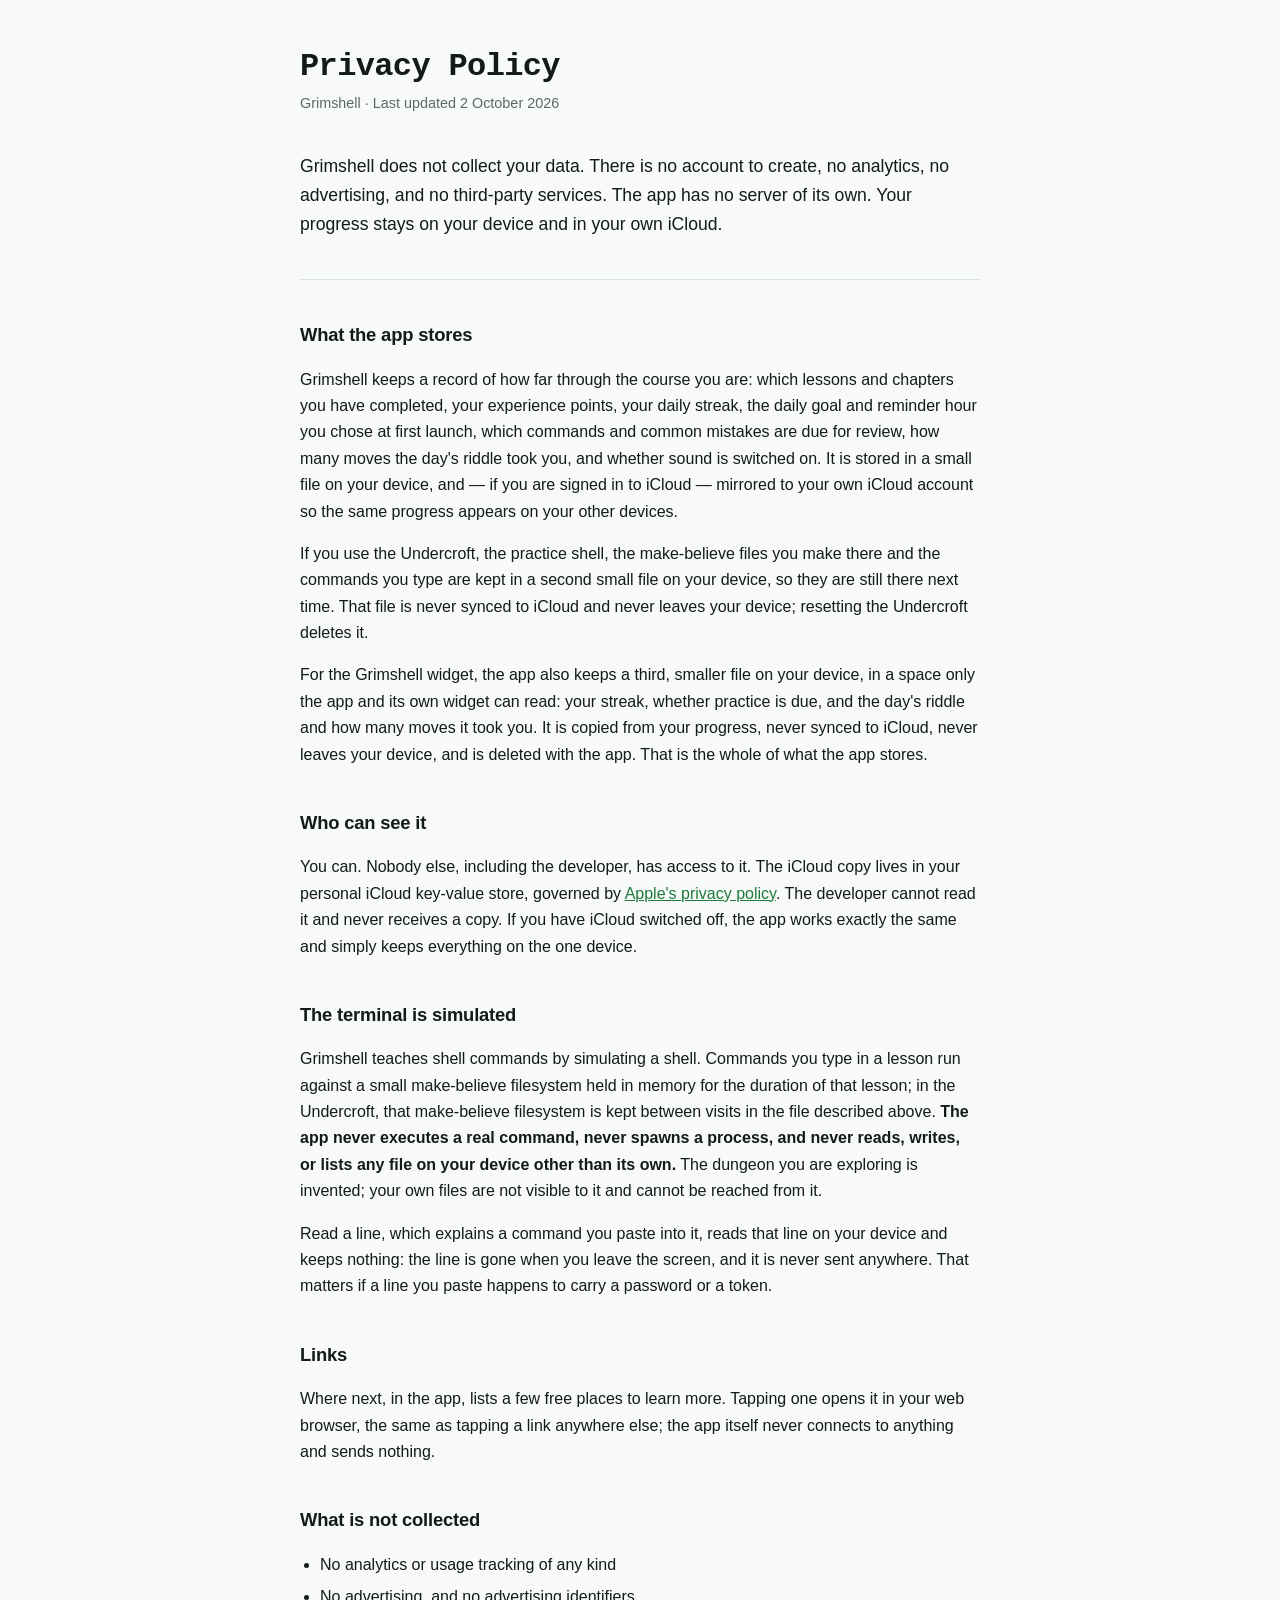
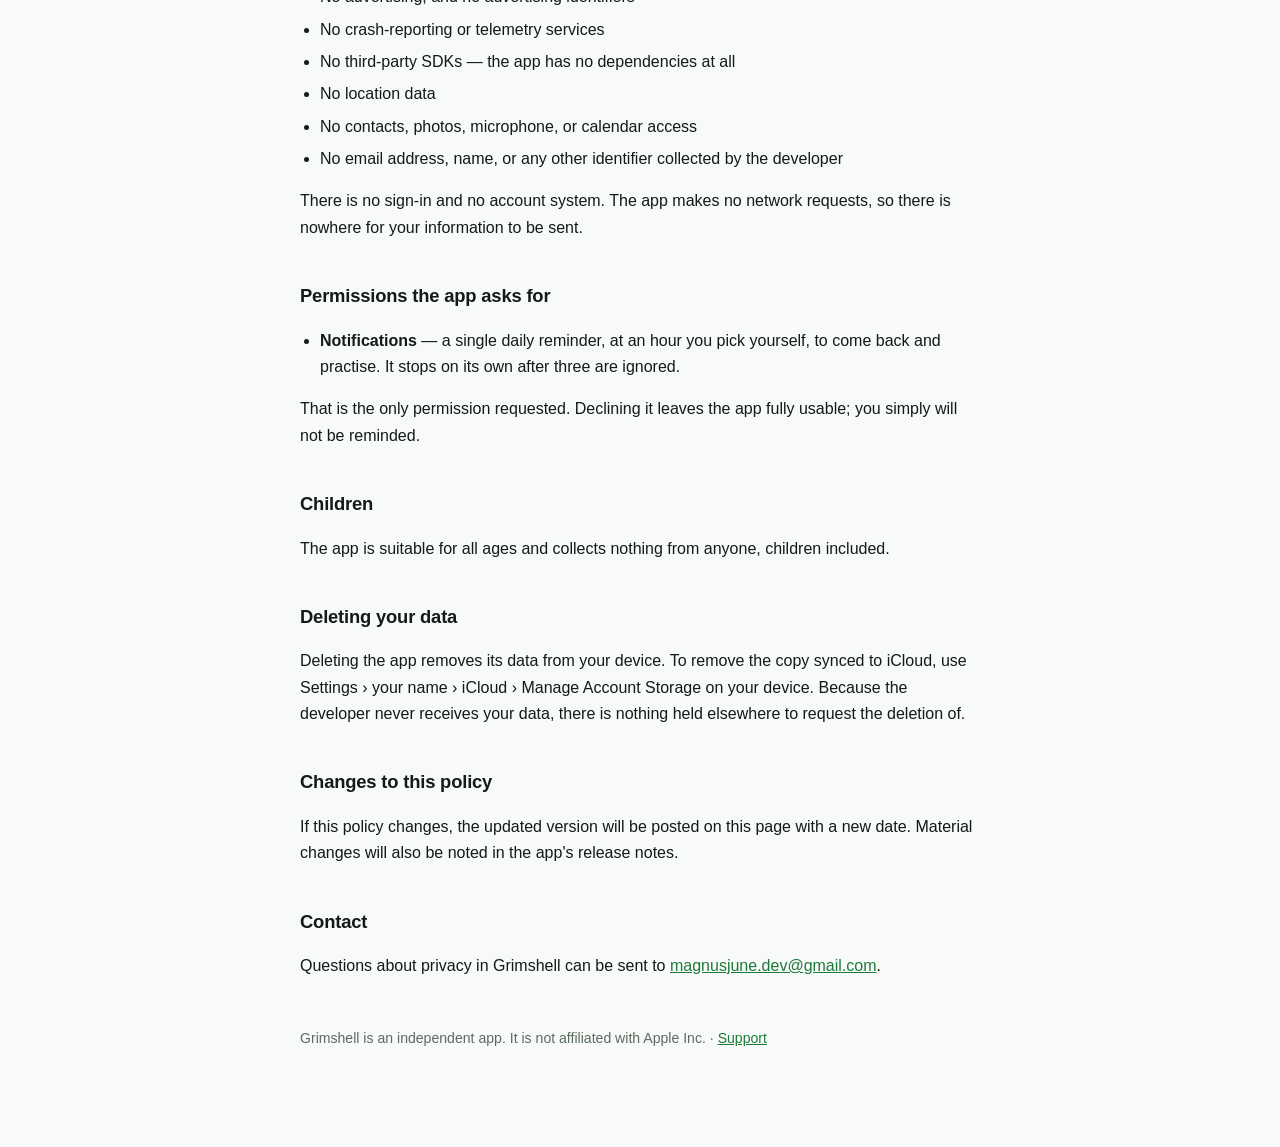
<file: index.html>
<!DOCTYPE html>
<meta charset="utf-8">
<meta name="viewport" content="width=device-width, initial-scale=1">
<title>Privacy Policy — Grimshell</title>
<link rel="stylesheet" href="style.css">

<main>
  <h1>Privacy Policy</h1>
  <p class="updated">Grimshell &middot; Last updated 2 October 2026</p>

  <p class="lede">Grimshell does not collect your data. There is no account to create, no analytics, no advertising, and no third-party services. The app has no server of its own. Your progress stays on your device and in your own iCloud.</p>

  <hr>

  <h2>What the app stores</h2>
  <p>Grimshell keeps a record of how far through the course you are: which lessons and chapters you have completed, your experience points, your daily streak, the daily goal and reminder hour you chose at first launch, which commands and common mistakes are due for review, how many moves the day's riddle took you, and whether sound is switched on. It is stored in a small file on your device, and &mdash; if you are signed in to iCloud &mdash; mirrored to your own iCloud account so the same progress appears on your other devices.</p>
  <p>If you use the Undercroft, the practice shell, the make-believe files you make there and the commands you type are kept in a second small file on your device, so they are still there next time. That file is never synced to iCloud and never leaves your device; resetting the Undercroft deletes it.</p>
  <p>For the Grimshell widget, the app also keeps a third, smaller file on your device, in a space only the app and its own widget can read: your streak, whether practice is due, and the day's riddle and how many moves it took you. It is copied from your progress, never synced to iCloud, never leaves your device, and is deleted with the app. That is the whole of what the app stores.</p>

  <h2>Who can see it</h2>
  <p>You can. Nobody else, including the developer, has access to it. The iCloud copy lives in your personal iCloud key-value store, governed by <a href="https://www.apple.com/legal/privacy/">Apple's privacy policy</a>. The developer cannot read it and never receives a copy. If you have iCloud switched off, the app works exactly the same and simply keeps everything on the one device.</p>

  <h2>The terminal is simulated</h2>
  <p>Grimshell teaches shell commands by simulating a shell. Commands you type in a lesson run against a small make-believe filesystem held in memory for the duration of that lesson; in the Undercroft, that make-believe filesystem is kept between visits in the file described above. <strong>The app never executes a real command, never spawns a process, and never reads, writes, or lists any file on your device other than its own.</strong> The dungeon you are exploring is invented; your own files are not visible to it and cannot be reached from it.</p>
  <p>Read a line, which explains a command you paste into it, reads that line on your device and keeps nothing: the line is gone when you leave the screen, and it is never sent anywhere. That matters if a line you paste happens to carry a password or a token.</p>

  <h2>Links</h2>
  <p>Where next, in the app, lists a few free places to learn more. Tapping one opens it in your web browser, the same as tapping a link anywhere else; the app itself never connects to anything and sends nothing.</p>

  <h2>What is not collected</h2>
  <ul>
    <li>No analytics or usage tracking of any kind</li>
    <li>No advertising, and no advertising identifiers</li>
    <li>No crash-reporting or telemetry services</li>
    <li>No third-party SDKs &mdash; the app has no dependencies at all</li>
    <li>No location data</li>
    <li>No contacts, photos, microphone, or calendar access</li>
    <li>No email address, name, or any other identifier collected by the developer</li>
  </ul>
  <p>There is no sign-in and no account system. The app makes no network requests, so there is nowhere for your information to be sent.</p>

  <h2>Permissions the app asks for</h2>
  <ul>
    <li><strong>Notifications</strong> &mdash; a single daily reminder, at an hour you pick yourself, to come back and practise. It stops on its own after three are ignored.</li>
  </ul>
  <p>That is the only permission requested. Declining it leaves the app fully usable; you simply will not be reminded.</p>

  <h2>Children</h2>
  <p>The app is suitable for all ages and collects nothing from anyone, children included.</p>

  <h2>Deleting your data</h2>
  <p>Deleting the app removes its data from your device. To remove the copy synced to iCloud, use Settings &rsaquo; your name &rsaquo; iCloud &rsaquo; Manage Account Storage on your device. Because the developer never receives your data, there is nothing held elsewhere to request the deletion of.</p>

  <h2>Changes to this policy</h2>
  <p>If this policy changes, the updated version will be posted on this page with a new date. Material changes will also be noted in the app's release notes.</p>

  <h2>Contact</h2>
  <p>Questions about privacy in Grimshell can be sent to <a href="mailto:magnusjune.dev@gmail.com">magnusjune.dev@gmail.com</a>.</p>

  <footer>Grimshell is an independent app. It is not affiliated with Apple Inc. &middot; <a href="./support.html">Support</a></footer>
</main>
</file>
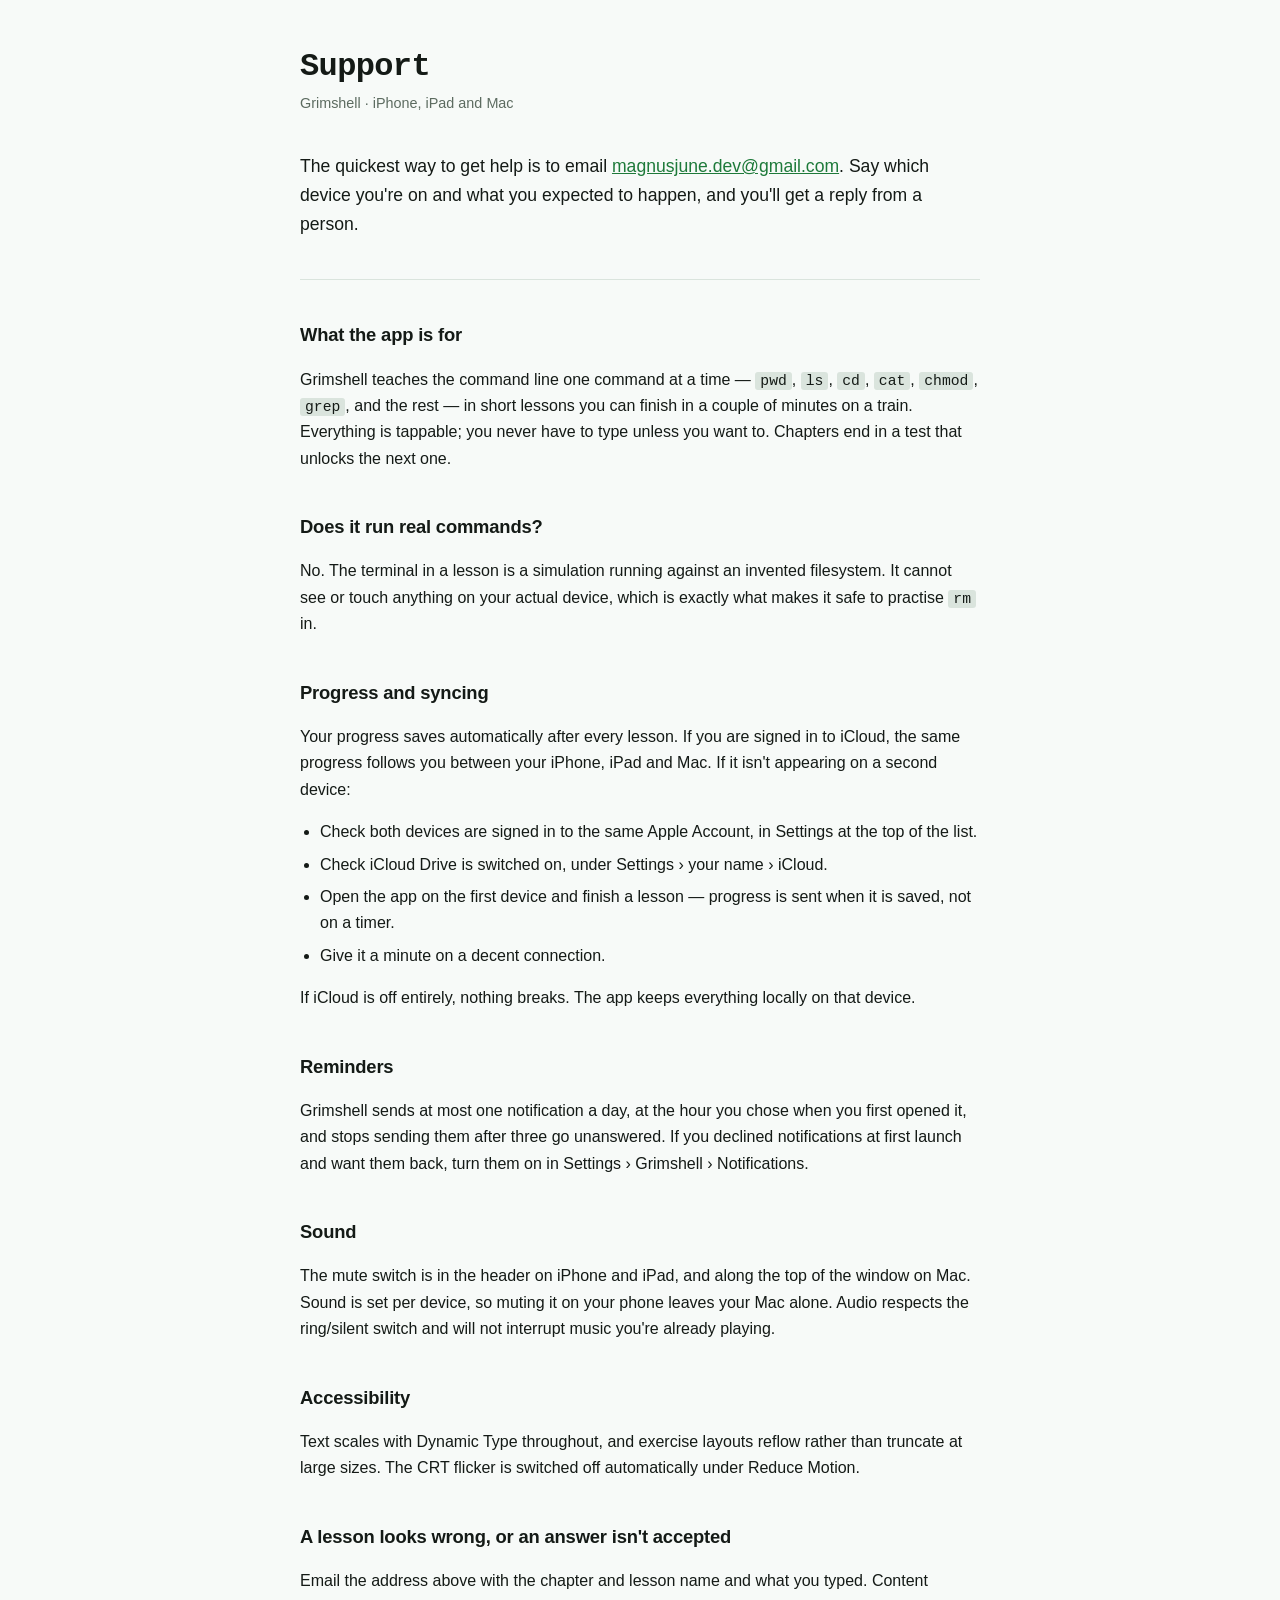
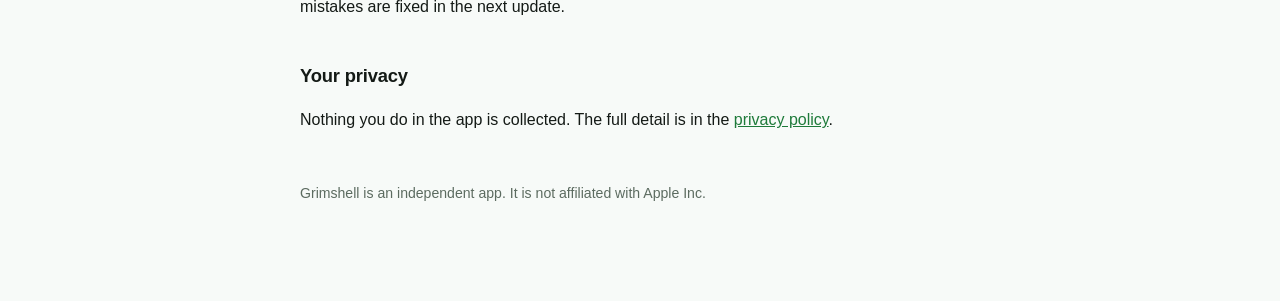
<file: support.html>
<!DOCTYPE html>
<meta charset="utf-8">
<meta name="viewport" content="width=device-width, initial-scale=1">
<title>Support — Grimshell</title>
<link rel="stylesheet" href="style.css">

<main>
  <h1>Support</h1>
  <p class="updated">Grimshell &middot; iPhone, iPad and Mac</p>

  <p class="lede">The quickest way to get help is to email <a href="mailto:magnusjune.dev@gmail.com">magnusjune.dev@gmail.com</a>. Say which device you're on and what you expected to happen, and you'll get a reply from a person.</p>

  <hr>

  <h2>What the app is for</h2>
  <p>Grimshell teaches the command line one command at a time &mdash; <code>pwd</code>, <code>ls</code>, <code>cd</code>, <code>cat</code>, <code>chmod</code>, <code>grep</code>, and the rest &mdash; in short lessons you can finish in a couple of minutes on a train. Everything is tappable; you never have to type unless you want to. Chapters end in a test that unlocks the next one.</p>

  <h2>Does it run real commands?</h2>
  <p>No. The terminal in a lesson is a simulation running against an invented filesystem. It cannot see or touch anything on your actual device, which is exactly what makes it safe to practise <code>rm</code> in.</p>

  <h2>Progress and syncing</h2>
  <p>Your progress saves automatically after every lesson. If you are signed in to iCloud, the same progress follows you between your iPhone, iPad and Mac. If it isn't appearing on a second device:</p>
  <ul>
    <li>Check both devices are signed in to the same Apple Account, in Settings at the top of the list.</li>
    <li>Check iCloud Drive is switched on, under Settings &rsaquo; your name &rsaquo; iCloud.</li>
    <li>Open the app on the first device and finish a lesson &mdash; progress is sent when it is saved, not on a timer.</li>
    <li>Give it a minute on a decent connection.</li>
  </ul>
  <p>If iCloud is off entirely, nothing breaks. The app keeps everything locally on that device.</p>

  <h2>Reminders</h2>
  <p>Grimshell sends at most one notification a day, at the hour you chose when you first opened it, and stops sending them after three go unanswered. If you declined notifications at first launch and want them back, turn them on in Settings &rsaquo; Grimshell &rsaquo; Notifications.</p>

  <h2>Sound</h2>
  <p>The mute switch is in the header on iPhone and iPad, and along the top of the window on Mac. Sound is set per device, so muting it on your phone leaves your Mac alone. Audio respects the ring/silent switch and will not interrupt music you're already playing.</p>

  <h2>Accessibility</h2>
  <p>Text scales with Dynamic Type throughout, and exercise layouts reflow rather than truncate at large sizes. The CRT flicker is switched off automatically under Reduce Motion.</p>

  <h2>A lesson looks wrong, or an answer isn't accepted</h2>
  <p>Email the address above with the chapter and lesson name and what you typed. Content mistakes are fixed in the next update.</p>

  <h2>Your privacy</h2>
  <p>Nothing you do in the app is collected. The full detail is in the <a href="./">privacy policy</a>.</p>

  <footer>Grimshell is an independent app. It is not affiliated with Apple Inc.</footer>
</main>
</file>
<file: style.css>
:root {
  --bg: #f7faf8; --ink: #141a16; --muted: #5c6b60; --rule: #dae4dd; --accent: #1E7A3A;
}
@media (prefers-color-scheme: dark) {
  :root:not([data-theme="light"]) {
    --bg: #070B08; --ink: #DFF5E4; --muted: #7d9a86; --rule: #1b2c20; --accent: #3BE86B;
  }
}
:root[data-theme="dark"] {
  --bg: #070B08; --ink: #DFF5E4; --muted: #7d9a86; --rule: #1b2c20; --accent: #3BE86B;
}
body {
  background: var(--bg); color: var(--ink);
  font: 16px/1.65 -apple-system, BlinkMacSystemFont, "Segoe UI", Roboto, Helvetica, Arial, sans-serif;
  margin: 0; padding: 48px 24px 96px;
}
main { max-width: 680px; margin: 0 auto; }
h1 {
  font-size: 2rem; line-height: 1.2; margin: 0 0 6px; letter-spacing: -0.02em;
  font-family: ui-monospace, SFMono-Regular, "SF Mono", Menlo, Consolas, monospace;
}
h2 { font-size: 1.15rem; margin: 40px 0 10px; letter-spacing: -0.01em; }
.updated { color: var(--muted); font-size: 0.9rem; margin: 0 0 36px; }
.lede { font-size: 1.1rem; }
hr { border: 0; border-top: 1px solid var(--rule); margin: 40px 0; }
ul { padding-left: 20px; }
li { margin: 6px 0; }
a { color: var(--accent); }
code {
  font-family: ui-monospace, SFMono-Regular, "SF Mono", Menlo, Consolas, monospace;
  font-size: 0.92em; background: var(--rule); padding: 1px 5px; border-radius: 3px;
}
footer { color: var(--muted); font-size: 0.88rem; margin-top: 48px; }
strong { font-weight: 600; }
</file>
